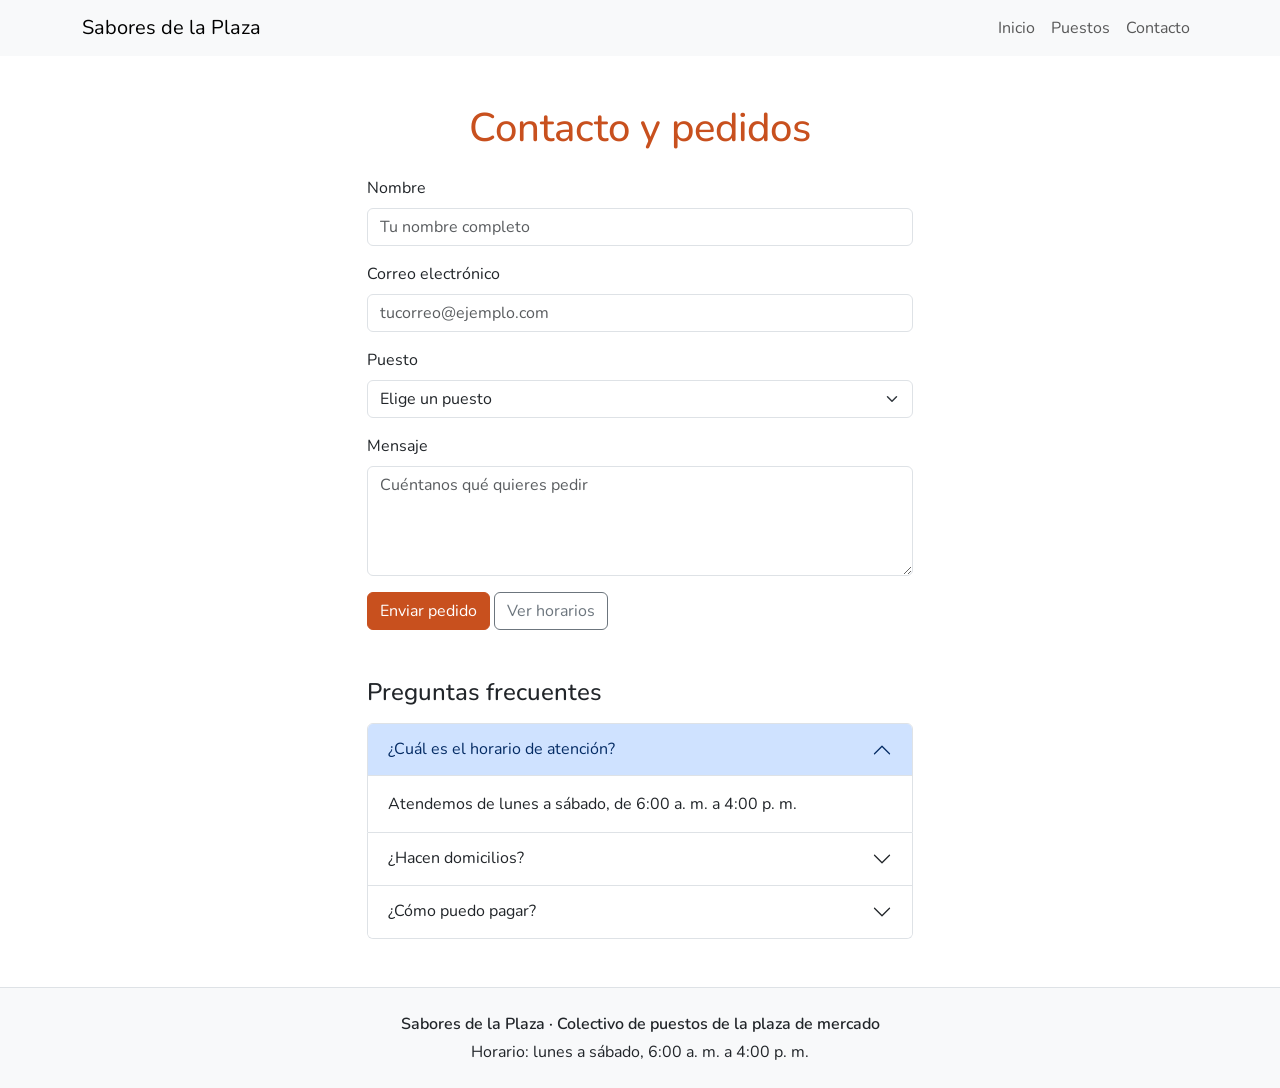
<file: plaza/contacto.html>
<!--
============================================================
Página CONTACTO Y PEDIDOS · Sabores de la Plaza
Ejercicios 01, 02, 06, 07 y 08
============================================================
Escribe tu HTML DEBAJO de este comentario.

Ejercicios 01 y 02 · Igual que en index.html
  - Bootstrap instalado y la MISMA barra de navegación.

Ejercicio 06 · El formulario
  - Campos: nombre (type="text"), teléfono o correo (type="tel" o
    type="email"), un <select> con al menos 3 puestos y un
    <textarea> para el mensaje.
  - Cada campo con su <label for="..."> igual a su id.
  - Clases de Bootstrap: form-control (form-select en el select).
  - Un <button type="submit"> con btn y un color (btn-primary…).
  - Centrado y sin ocupar todo el ancho en pantalla grande:
    la fila con justify-content-center y la columna menor a 12.

Ejercicio 07 · Más componentes de la documentación
  - Preguntas frecuentes (Components → Accordion), al menos 3.
  - Y uno de estos dos: un modal (Components → Modal) o unas
    pestañas (Components → Navs and tabs). Aquí o en otra página.

Ejercicio 08 · La letra
  - El mismo <link> de Google Fonts que en index.html.
============================================================
-->
<!DOCTYPE html>
<html lang="es">
<head>
  <meta charset="UTF-8">
  <meta name="viewport" content="width=device-width, initial-scale=1">
  <title>Sabores de la Plaza · Contacto y pedidos</title>

  <link rel="preconnect" href="https://fonts.googleapis.com">
  <link rel="preconnect" href="https://fonts.gstatic.com" crossorigin>
  <link href="https://fonts.googleapis.com/css2?family=Nunito:wght@400;600;700&display=swap" rel="stylesheet">

  <link href="https://cdn.jsdelivr.net/npm/bootstrap@5.3.3/dist/css/bootstrap.min.css" rel="stylesheet">
  <link href="styles.css" rel="stylesheet">
</head>
<body>

  <nav class="navbar navbar-expand-lg bg-body-tertiary">
    <div class="container">
      <a class="navbar-brand" href="index.html">Sabores de la Plaza</a>
      <button class="navbar-toggler" type="button" data-bs-toggle="collapse" data-bs-target="#menuPrincipal" aria-controls="menuPrincipal" aria-expanded="false" aria-label="Mostrar u ocultar el menú">
        <span class="navbar-toggler-icon"></span>
      </button>
      <div class="collapse navbar-collapse" id="menuPrincipal">
        <ul class="navbar-nav ms-auto">
          <li class="nav-item"><a class="nav-link" href="index.html">Inicio</a></li>
          <li class="nav-item"><a class="nav-link" href="puestos.html">Puestos</a></li>
          <li class="nav-item"><a class="nav-link" href="contacto.html">Contacto</a></li>
        </ul>
      </div>
    </div>
  </nav>

  <main class="container my-5">
    <h1 class="text-center text-primary mb-4">Contacto y pedidos</h1>

    <div class="row justify-content-center">
      <div class="col-12 col-md-8 col-lg-6">
        <form action="#" method="post">
          <div class="mb-3">
            <label for="nombre" class="form-label">Nombre</label>
            <input type="text" class="form-control" id="nombre" name="nombre" placeholder="Tu nombre completo" required>
          </div>

          <div class="mb-3">
            <label for="correo" class="form-label">Correo electrónico</label>
            <input type="email" class="form-control" id="correo" name="correo" placeholder="tucorreo@ejemplo.com" required>
          </div>

          <div class="mb-3">
            <label for="puesto" class="form-label">Puesto</label>
            <select class="form-select" id="puesto" name="puesto" required>
              <option value="" selected disabled>Elige un puesto</option>
              <option value="frutas">Frutas de la Plaza</option>
              <option value="panaderia">Panadería Doña Rosa</option>
              <option value="almuerzos">Almuerzos Casa Nelly</option>
              <option value="jugos">Jugos Naturales</option>
              <option value="cafe">Café del Cauca</option>
            </select>
          </div>

          <div class="mb-3">
            <label for="mensaje" class="form-label">Mensaje</label>
            <textarea class="form-control" id="mensaje" name="mensaje" rows="4" placeholder="Cuéntanos qué quieres pedir"></textarea>
          </div>

          <button type="submit" class="btn btn-primary">Enviar pedido</button>
          <button type="button" class="btn btn-outline-secondary" data-bs-toggle="modal" data-bs-target="#modalHorarios">Ver horarios</button>
        </form>
      </div>
    </div>

    <section class="row justify-content-center mt-5">
      <div class="col-12 col-md-8 col-lg-6">
        <h2 class="h4 mb-3">Preguntas frecuentes</h2>
        <div class="accordion" id="preguntasFrecuentes">

          <div class="accordion-item">
            <h3 class="accordion-header">
              <button class="accordion-button" type="button" data-bs-toggle="collapse" data-bs-target="#faq1" aria-expanded="true" aria-controls="faq1">
                ¿Cuál es el horario de atención?
              </button>
            </h3>
            <div id="faq1" class="accordion-collapse collapse show" data-bs-parent="#preguntasFrecuentes">
              <div class="accordion-body">Atendemos de lunes a sábado, de 6:00 a. m. a 4:00 p. m.</div>
            </div>
          </div>

          <div class="accordion-item">
            <h3 class="accordion-header">
              <button class="accordion-button collapsed" type="button" data-bs-toggle="collapse" data-bs-target="#faq2" aria-expanded="false" aria-controls="faq2">
                ¿Hacen domicilios?
              </button>
            </h3>
            <div id="faq2" class="accordion-collapse collapse" data-bs-parent="#preguntasFrecuentes">
              <div class="accordion-body">Sí, en el sector cercano a la plaza. Déjanos tus datos y te confirmamos.</div>
            </div>
          </div>

          <div class="accordion-item">
            <h3 class="accordion-header">
              <button class="accordion-button collapsed" type="button" data-bs-toggle="collapse" data-bs-target="#faq3" aria-expanded="false" aria-controls="faq3">
                ¿Cómo puedo pagar?
              </button>
            </h3>
            <div id="faq3" class="accordion-collapse collapse" data-bs-parent="#preguntasFrecuentes">
              <div class="accordion-body">Aceptamos efectivo y transferencia. Cada puesto te indica su forma de pago al confirmar.</div>
            </div>
          </div>

        </div>
      </div>
    </section>
  </main>

  <div class="modal fade" id="modalHorarios" tabindex="-1" aria-labelledby="modalHorariosLabel" aria-hidden="true">
    <div class="modal-dialog modal-dialog-centered">
      <div class="modal-content">
        <div class="modal-header">
          <h2 class="modal-title fs-5" id="modalHorariosLabel">Horarios de la plaza</h2>
          <button type="button" class="btn-close" data-bs-dismiss="modal" aria-label="Cerrar"></button>
        </div>
        <div class="modal-body">
          <p class="mb-1">Lunes a sábado: 6:00 a. m. a 4:00 p. m.</p>
          <p class="mb-0">Domingos: 6:00 a. m. a 12:00 m.</p>
        </div>
        <div class="modal-footer">
          <button type="button" class="btn btn-primary" data-bs-dismiss="modal">Entendido</button>
        </div>
      </div>
    </div>
  </div>

  <footer class="bg-body-tertiary border-top py-4">
    <div class="container text-center">
      <p class="mb-1 fw-semibold">Sabores de la Plaza · Colectivo de puestos de la plaza de mercado</p>
      <p class="mb-0">Horario: lunes a sábado, 6:00 a. m. a 4:00 p. m.</p>
    </div>
  </footer>

  <script src="https://cdn.jsdelivr.net/npm/bootstrap@5.3.3/dist/js/bootstrap.bundle.min.js"></script>
</body>
</html>
</file>
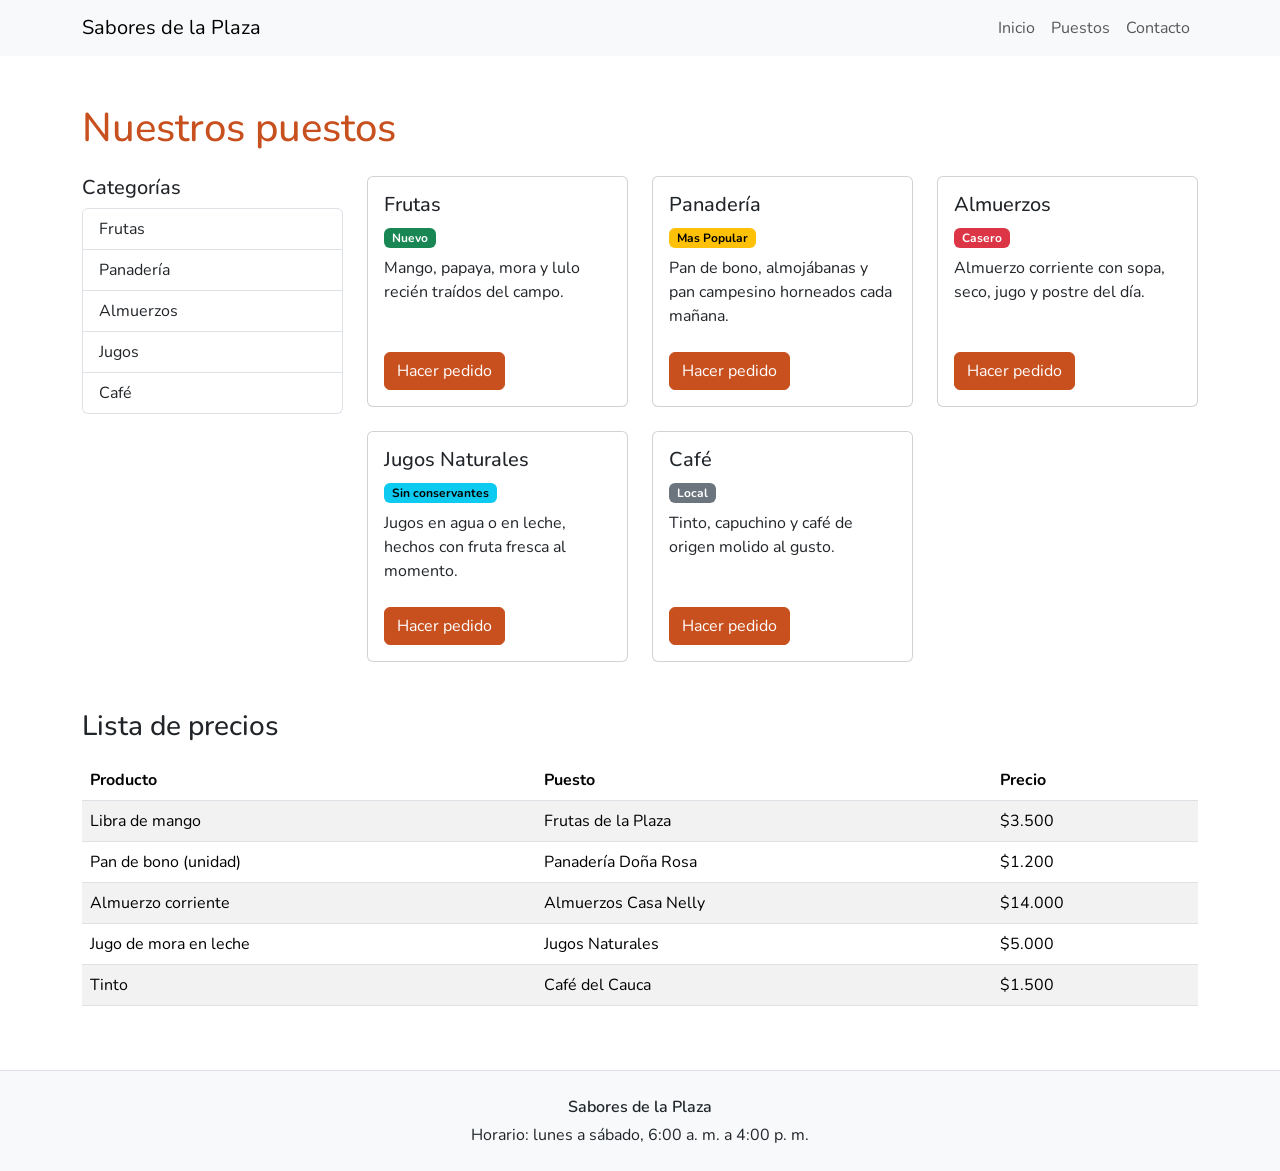
<file: plaza/puestos.html>
<!--
============================================================
Página NUESTROS PUESTOS · Sabores de la Plaza
Ejercicios 01, 02, 04, 05 y 08
============================================================
Escribe tu HTML DEBAJO de este comentario.

Ejercicios 01 y 02 · Igual que en index.html
  - Bootstrap instalado y la MISMA barra de navegación.

Ejercicio 04 · El catálogo
  - Una fila con dos columnas: un lateral angosto y un contenido
    ancho que sumen 12 en pantalla grande.
  - El lateral tiene las 5 categorías: Frutas, Panadería,
    Almuerzos, Jugos y Café (por ejemplo, con un list-group).
  - El contenido tiene al menos 4 tarjetas (card), cada una en su
    propia columna, con card-title, card-text y un botón.
  - Todas las tarjetas de una fila miden lo mismo (h-100).
  - Más tarjetas por fila en el computador; menos en el celular.

Ejercicio 05 · A cazar en la documentación
  - Al menos 3 distintivos de color (Components → Badge) dentro de
    las tarjetas: "Nuevo", "Popular", "Sin conservantes"…
  - Una tabla de precios (Content → Tables) con la clase table,
    un <thead> con al menos 2 columnas y al menos 3 productos.

Ejercicio 08 · La letra
  - El mismo <link> de Google Fonts que en index.html.
============================================================
-->
<!DOCTYPE html>
<html lang="es">
<head>
  <meta charset="UTF-8">
  <meta name="viewport" content="width=device-width, initial-scale=1">
  <title>Sabores de la Plazas</title>

  <link rel="preconnect" href="https://fonts.googleapis.com">
  <link rel="preconnect" href="https://fonts.gstatic.com" crossorigin>
  <link href="https://fonts.googleapis.com/css2?family=Nunito:wght@400;600;700&display=swap" rel="stylesheet">

  <link href="https://cdn.jsdelivr.net/npm/bootstrap@5.3.3/dist/css/bootstrap.min.css" rel="stylesheet">
  <link href="styles.css" rel="stylesheet">
</head>
<body>

  <nav class="navbar navbar-expand-lg bg-body-tertiary">
    <div class="container">
      <a class="navbar-brand" href="index.html">Sabores de la Plaza</a>
      <button class="navbar-toggler" type="button" data-bs-toggle="collapse" data-bs-target="#menuPrincipal" aria-controls="menuPrincipal" aria-expanded="false" aria-label="Mostrar u ocultar el menú">
        <span class="navbar-toggler-icon"></span>
      </button>
      <div class="collapse navbar-collapse" id="menuPrincipal">
        <ul class="navbar-nav ms-auto">
          <li class="nav-item"><a class="nav-link" href="index.html">Inicio</a></li>
          <li class="nav-item"><a class="nav-link" href="puestos.html">Puestos</a></li>
          <li class="nav-item"><a class="nav-link" href="contacto.html">Contacto</a></li>
        </ul>
      </div>
    </div>
  </nav>

  <main class="container my-5">
    <h1 class="mb-4 text-primary">Nuestros puestos</h1>

    <div class="row g-4">

      <aside class="col-12 col-lg-3">
        <h2 class="h5">Categorías</h2>
        <div class="list-group">
          <a href="#" class="list-group-item list-group-item-action">Frutas</a>
          <a href="#" class="list-group-item list-group-item-action">Panadería</a>
          <a href="#" class="list-group-item list-group-item-action">Almuerzos</a>
          <a href="#" class="list-group-item list-group-item-action">Jugos</a>
          <a href="#" class="list-group-item list-group-item-action">Café</a>
        </div>
      </aside>

      <section class="col-12 col-lg-9">
        <div class="row row-cols-1 row-cols-md-2 row-cols-xl-3 g-4">

          <div class="col">
            <div class="card h-100">
              <div class="card-body">
                <h2 class="card-title h5">Frutas</h2>
                <span class="badge text-bg-success mb-2">Nuevo</span>
                <p class="card-text">Mango, papaya, mora y lulo recién traídos del campo.</p>
              </div>
              <div class="card-footer bg-transparent border-0 pb-3">
                <a href="contacto.html" class="btn btn-primary">Hacer pedido</a>
              </div>
            </div>
          </div>

          <div class="col">
            <div class="card h-100">
              <div class="card-body">
                <h2 class="card-title h5">Panadería</h2>
                <span class="badge text-bg-warning mb-2">Mas Popular</span>
                <p class="card-text">Pan de bono, almojábanas y pan campesino horneados cada mañana.</p>
              </div>
              <div class="card-footer bg-transparent border-0 pb-3">
                <a href="contacto.html" class="btn btn-primary">Hacer pedido</a>
              </div>
            </div>
          </div>

          <div class="col">
            <div class="card h-100">
              <div class="card-body">
                <h2 class="card-title h5">Almuerzos</h2>
                <span class="badge text-bg-danger mb-2">Casero</span>
                <p class="card-text">Almuerzo corriente con sopa, seco, jugo y postre del día.</p>
              </div>
              <div class="card-footer bg-transparent border-0 pb-3">
                <a href="contacto.html" class="btn btn-primary">Hacer pedido</a>
              </div>
            </div>
          </div>

          <div class="col">
            <div class="card h-100">
              <div class="card-body">
                <h2 class="card-title h5">Jugos Naturales</h2>
                <span class="badge text-bg-info mb-2">Sin conservantes</span>
                <p class="card-text">Jugos en agua o en leche, hechos con fruta fresca al momento.</p>
              </div>
              <div class="card-footer bg-transparent border-0 pb-3">
                <a href="contacto.html" class="btn btn-primary">Hacer pedido</a>
              </div>
            </div>
          </div>

          <div class="col">
            <div class="card h-100">
              <div class="card-body">
                <h2 class="card-title h5">Café</h2>
                <span class="badge text-bg-secondary mb-2">Local</span>
                <p class="card-text">Tinto, capuchino y café de origen molido al gusto.</p>
              </div>
              <div class="card-footer bg-transparent border-0 pb-3">
                <a href="contacto.html" class="btn btn-primary">Hacer pedido</a>
              </div>
            </div>
          </div>

        </div>
      </section>

    </div>

    <section class="mt-5">
      <h2 class="h3 mb-3">Lista de precios</h2>
      <div class="table-responsive">
        <table class="table table-striped align-middle">
          <thead>
            <tr>
              <th scope="col">Producto</th>
              <th scope="col">Puesto</th>
              <th scope="col">Precio</th>
            </tr>
          </thead>
          <tbody>
            <tr>
              <td>Libra de mango</td>
              <td>Frutas de la Plaza</td>
              <td>$3.500</td>
            </tr>
            <tr>
              <td>Pan de bono (unidad)</td>
              <td>Panadería Doña Rosa</td>
              <td>$1.200</td>
            </tr>
            <tr>
              <td>Almuerzo corriente</td>
              <td>Almuerzos Casa Nelly</td>
              <td>$14.000</td>
            </tr>
            <tr>
              <td>Jugo de mora en leche</td>
              <td>Jugos Naturales</td>
              <td>$5.000</td>
            </tr>
            <tr>
              <td>Tinto</td>
              <td>Café del Cauca</td>
              <td>$1.500</td>
            </tr>
          </tbody>
        </table>
      </div>
    </section>
  </main>

  <footer class="bg-body-tertiary border-top py-4">
    <div class="container text-center">
      <p class="mb-1 fw-semibold">Sabores de la Plaza </p>
      <p class="mb-0">Horario: lunes a sábado, 6:00 a. m. a 4:00 p. m.</p>
    </div>
  </footer>

  <script src="https://cdn.jsdelivr.net/npm/bootstrap@5.3.3/dist/js/bootstrap.bundle.min.js"></script>
</body>
</html>
</file>
<file: plaza/styles.css>
/*
============================================================
Ejercicio 08 · La identidad visual de Sabores de la Plaza
============================================================
El cliente pidió "nuestros propios colores, no el azul de todos
los sitios" y "una letra que se sienta cálida".
Escribe tu CSS DEBAJO de este comentario.

  - En :root, cambia --bs-primary y --bs-primary-rgb por tu color
    principal (el mismo color: uno en hexadecimal y otro en números).
  - En :root, cambia --bs-body-font-family por la fuente que traes
    de Google Fonts (el mismo nombre que va en el <link>).
  - Una regla para .btn-primary que cambie --bs-btn-bg (y si
    quieres, --bs-btn-border-color y --bs-btn-hover-bg).

Recuerda: este archivo se enlaza DESPUÉS de Bootstrap.
La paleta es tuya: colores cálidos de plaza de mercado.
============================================================
*/
/*
  Identidad visual · Sabores de la Plaza
  Color principal: terracota cálido (#C8501E = rgb 200, 80, 30)
  Fuente: Nunito (Google Fonts)
*/

:root {
  --bs-primary: #C8501E;
  --bs-primary-rgb: 200, 80, 30;
  --bs-body-font-family: "Nunito", sans-serif;
}

.btn-primary {
  --bs-btn-bg: #C8501E;
  --bs-btn-border-color: #C8501E;
  --bs-btn-hover-bg: #A94118;
  --bs-btn-hover-border-color: #A94118;
  --bs-btn-active-bg: #8F3714;
  --bs-btn-active-border-color: #8F3714;
  --bs-btn-disabled-bg: #C8501E;
  --bs-btn-disabled-border-color: #C8501E;
}
</file>
